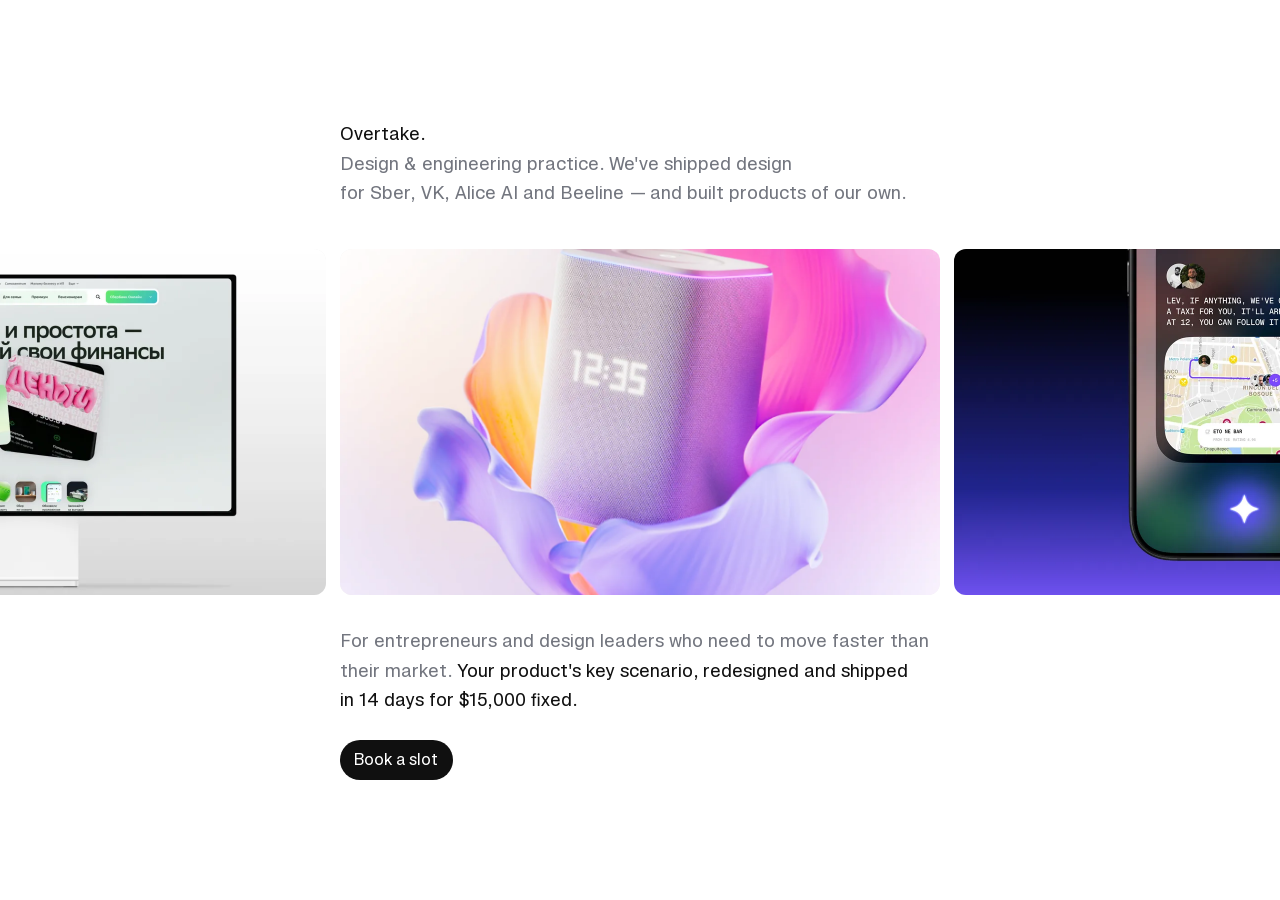
<file: index.html>
<!doctype html>
<html lang="en">
<head>
  <meta charset="UTF-8">
  <meta name="viewport" content="width=device-width, initial-scale=1">
  <title>Overtake&nbsp;— Design&nbsp;&amp;&nbsp;engineering practice</title>
  <meta name="description" content="Partners for founders and design managers ready to overtake. We redesign and launch your product's key scenario in 14&nbsp;days for&nbsp;$15,000&nbsp;fixed.">
  <link rel="icon" href="data:image/svg+xml,%3Csvg xmlns='http://www.w3.org/2000/svg' viewBox='0 0 32 32'%3E%3Crect width='32' height='32' rx='8' fill='%23101010'/%3E%3C/svg%3E">
  <link rel="canonical" href="https://overtakers.netlify.app/">
  <link rel="alternate" hreflang="en" href="https://overtakers.netlify.app/">
  <link rel="alternate" hreflang="ru" href="https://overtakers.netlify.app/ru/">
  <link rel="alternate" hreflang="x-default" href="https://overtakers.netlify.app/">
  <meta property="og:type" content="website">
  <meta property="og:title" content="Overtake — Design & engineering practice">
  <meta property="og:description" content="Your product's key scenario, redesigned and shipped in 14 days for $15,000 fixed.">
  <meta property="og:url" content="https://overtakers.netlify.app/">
  <meta property="og:image" content="https://overtakers.netlify.app/assets/case-3.webp">
  <link rel="preload" href="/fonts/pragmatica-next-400.woff2" as="font" type="font/woff2" crossorigin>
  <link rel="stylesheet" href="/style.css">
</head>
<body>
  <main class="page">
    <header class="hero">
      <h1 class="hero__title">Overtake.</h1>
      <p class="hero__subtitle">Design&nbsp;&amp;&nbsp;engineering practice. We've shipped design for Sber, VK, Alice&nbsp;AI and Beeline&nbsp;— and built products of our own.</p>
    </header>

    <section class="cases" aria-label="Selected cases" aria-roledescription="carousel" tabindex="0">
      <ul class="cases__track">
        <li class="cases__item">
          <span class="case__frame">
            <img class="case__image" src="/assets/case-1.webp" width="1200" height="720" alt="Sber" loading="lazy" decoding="async">
          </span>
        </li>
        <li class="cases__item">
          <span class="case__frame">
            <img class="case__image" src="/assets/case-2.webp" width="1200" height="720" alt="Sber website" loading="lazy" decoding="async">
          </span>
        </li>
        <li class="cases__item">
          <span class="case__frame">
            <img class="case__image" src="/assets/case-3.webp" width="1320" height="864" alt="Yandex Alice" loading="eager" fetchpriority="high" decoding="async">
          </span>
        </li>
        <li class="cases__item">
          <span class="case__frame">
            <img class="case__image" src="/assets/case-5.webp" width="1200" height="720" alt="Gemini" loading="eager" decoding="async">
          </span>
        </li>
      </ul>
    </section>

    <p class="pitch">For entrepreneurs and design leaders who need to move faster than their market.<span class="pitch__highlight"> Your product's key scenario, redesigned and shipped in&nbsp;14&nbsp;days for $15,000&nbsp;fixed.</span></p>

    <div class="cta-wrapper"><a class="cta" href="https://cal.com/levon-lobanov" target="_blank" rel="noopener noreferrer">Book a&nbsp;slot</a></div>
  </main>

  <div class="cursor-nav" aria-hidden="true">
    <div class="cursor-nav__bubble">
      <span class="cursor-nav__icon cursor-nav__icon--prev">
        <svg class="arrow" viewBox="0 0 24 24" width="24" height="24" fill="none">
          <rect class="arrow__tail" x="5.24" y="11.665" width="14.51" height="1.39" rx="0.695" fill="currentColor" />
          <path class="arrow__head" d="M11.17 7.11 5.94 12.36 11.17 17.61" stroke="currentColor" stroke-width="1.39" stroke-linecap="round" stroke-linejoin="round" />
          <g class="arrow__grow">
            <line class="arrow__arm arrow__arm--up" x1="19.06" y1="12.36" x2="13.81" y2="7.11" stroke="currentColor" stroke-width="1.39" stroke-linecap="round" />
            <line class="arrow__arm arrow__arm--dn" x1="19.06" y1="12.36" x2="13.81" y2="17.61" stroke="currentColor" stroke-width="1.39" stroke-linecap="round" />
          </g>
        </svg>
      </span>
      <span class="cursor-nav__icon cursor-nav__icon--next">
        <svg class="arrow" viewBox="0 0 24 24" width="24" height="24" fill="none">
          <rect class="arrow__tail" x="5.24" y="11.665" width="14.51" height="1.39" rx="0.695" fill="currentColor" />
          <path class="arrow__head" d="M13.81 7.11 19.06 12.36 13.81 17.61" stroke="currentColor" stroke-width="1.39" stroke-linecap="round" stroke-linejoin="round" />
          <g class="arrow__grow">
            <line class="arrow__arm arrow__arm--up" x1="5.94" y1="12.36" x2="11.17" y2="7.11" stroke="currentColor" stroke-width="1.39" stroke-linecap="round" />
            <line class="arrow__arm arrow__arm--dn" x1="5.94" y1="12.36" x2="11.17" y2="17.61" stroke="currentColor" stroke-width="1.39" stroke-linecap="round" />
          </g>
        </svg>
      </span>
    </div>
  </div>

  <script src="/app.js" defer></script>
</body>
</html>
</file>
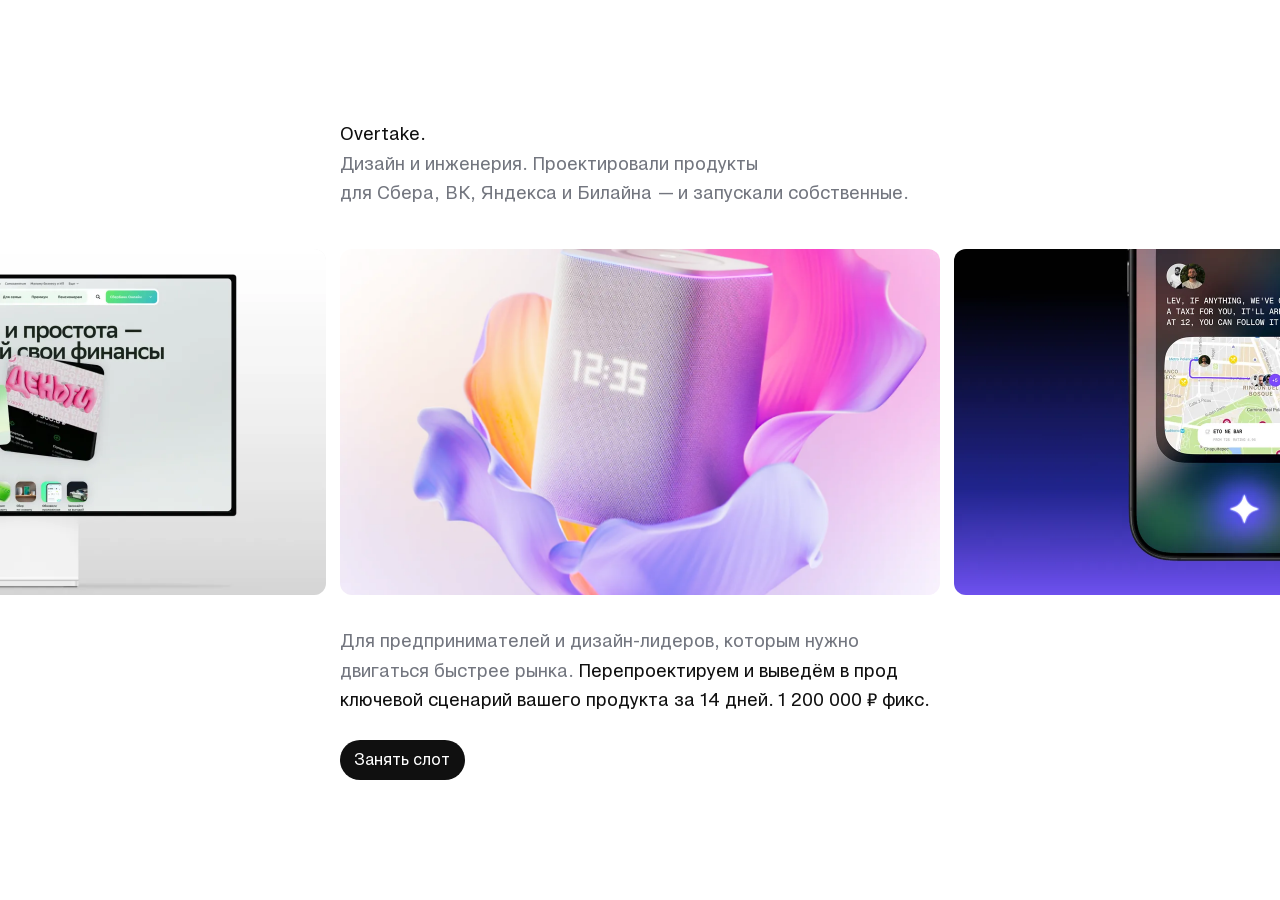
<file: ru/index.html>
<!doctype html>
<html lang="ru">
<head>
  <meta charset="UTF-8">
  <meta name="viewport" content="width=device-width, initial-scale=1">
  <title>Overtake&nbsp;— Дизайн и&nbsp;инженерия</title>
  <meta name="description" content="Партнёры для предпринимателей и дизайн-лидеров, которым нужно двигаться быстрее рынка. Перепроектируем и выведем в прод ключевой сценарий вашего продукта за 14 дней. 1 200 000 ₽ фикс.">
  <link rel="icon" href="data:image/svg+xml,%3Csvg xmlns='http://www.w3.org/2000/svg' viewBox='0 0 32 32'%3E%3Crect width='32' height='32' rx='8' fill='%23101010'/%3E%3C/svg%3E">
  <link rel="canonical" href="https://overtakers.netlify.app/ru/">
  <link rel="alternate" hreflang="en" href="https://overtakers.netlify.app/">
  <link rel="alternate" hreflang="ru" href="https://overtakers.netlify.app/ru/">
  <link rel="alternate" hreflang="x-default" href="https://overtakers.netlify.app/">
  <meta property="og:type" content="website">
  <meta property="og:title" content="Overtake — Дизайн и инженерия">
  <meta property="og:description" content="Перепроектируем и выведем в прод ключевой сценарий вашего продукта за 14 дней. 1 200 000 ₽ фикс.">
  <meta property="og:url" content="https://overtakers.netlify.app/ru/">
  <meta property="og:image" content="https://overtakers.netlify.app/assets/case-3.webp">
  <link rel="preload" href="/fonts/pragmatica-next-400.woff2" as="font" type="font/woff2" crossorigin>
  <link rel="preload" href="/fonts/pragmatica-next-400-cyrillic.woff2" as="font" type="font/woff2" crossorigin>
  <link rel="stylesheet" href="/style.css">
</head>
<body>
  <main class="page">
    <header class="hero">
      <h1 class="hero__title">Overtake.</h1>
      <p class="hero__subtitle">Дизайн и&nbsp;инженерия. Проектировали продукты для&nbsp;Сбера, ВК, Яндекса и&nbsp;Билайна&nbsp;— и&nbsp;запускали собственные.</p>
    </header>

    <section class="cases" aria-label="Избранные кейсы" aria-roledescription="карусель" tabindex="0">
      <ul class="cases__track">
        <li class="cases__item">
          <span class="case__frame">
            <img class="case__image" src="/assets/case-1.webp" width="1200" height="720" alt="Сбер" loading="lazy" decoding="async">
          </span>
        </li>
        <li class="cases__item">
          <span class="case__frame">
            <img class="case__image" src="/assets/case-2.webp" width="1200" height="720" alt="Сайт Сбера" loading="lazy" decoding="async">
          </span>
        </li>
        <li class="cases__item">
          <span class="case__frame">
            <img class="case__image" src="/assets/case-3.webp" width="1320" height="864" alt="Яндекс Алиса" loading="eager" fetchpriority="high" decoding="async">
          </span>
        </li>
        <li class="cases__item">
          <span class="case__frame">
            <img class="case__image" src="/assets/case-5.webp" width="1200" height="720" alt="Gemini" loading="eager" decoding="async">
          </span>
        </li>
      </ul>
    </section>

    <p class="pitch">Для предпринимателей и&nbsp;дизайн-лидеров, которым нужно двигаться быстрее рынка.<span class="pitch__highlight"> Перепроектируем и выведём в прод ключевой сценарий вашего продукта за&nbsp;14&nbsp;дней. 1&nbsp;200&nbsp;000&nbsp;₽&nbsp;фикс.</span></p>

    <div class="cta-wrapper"><a class="cta" href="https://cal.com/levon-lobanov" target="_blank" rel="noopener noreferrer">Занять&nbsp;слот</a></div>
  </main>

  <div class="cursor-nav" aria-hidden="true">
    <div class="cursor-nav__bubble">
      <span class="cursor-nav__icon cursor-nav__icon--prev">
        <svg class="arrow" viewBox="0 0 24 24" width="24" height="24" fill="none">
          <rect class="arrow__tail" x="5.24" y="11.665" width="14.51" height="1.39" rx="0.695" fill="currentColor" />
          <path class="arrow__head" d="M11.17 7.11 5.94 12.36 11.17 17.61" stroke="currentColor" stroke-width="1.39" stroke-linecap="round" stroke-linejoin="round" />
          <g class="arrow__grow">
            <line class="arrow__arm arrow__arm--up" x1="19.06" y1="12.36" x2="13.81" y2="7.11" stroke="currentColor" stroke-width="1.39" stroke-linecap="round" />
            <line class="arrow__arm arrow__arm--dn" x1="19.06" y1="12.36" x2="13.81" y2="17.61" stroke="currentColor" stroke-width="1.39" stroke-linecap="round" />
          </g>
        </svg>
      </span>
      <span class="cursor-nav__icon cursor-nav__icon--next">
        <svg class="arrow" viewBox="0 0 24 24" width="24" height="24" fill="none">
          <rect class="arrow__tail" x="5.24" y="11.665" width="14.51" height="1.39" rx="0.695" fill="currentColor" />
          <path class="arrow__head" d="M13.81 7.11 19.06 12.36 13.81 17.61" stroke="currentColor" stroke-width="1.39" stroke-linecap="round" stroke-linejoin="round" />
          <g class="arrow__grow">
            <line class="arrow__arm arrow__arm--up" x1="5.94" y1="12.36" x2="11.17" y2="7.11" stroke="currentColor" stroke-width="1.39" stroke-linecap="round" />
            <line class="arrow__arm arrow__arm--dn" x1="5.94" y1="12.36" x2="11.17" y2="17.61" stroke="currentColor" stroke-width="1.39" stroke-linecap="round" />
          </g>
        </svg>
      </span>
    </div>
  </div>

  <script src="/app.js" defer></script>
</body>
</html>
</file>
<file: style.css>
@font-face {
  font-family: "Pragmatica Next VF";
  src: url("fonts/pragmatica-next-400.woff2") format("woff2");
  font-weight: 400;
  font-style: normal;
  /* optional, not swap: the font is preloaded + tiny, so it almost always
     arrives before first paint and is used from the start. if it misses the
     short block window on a slow link, the metric-matched fallback stays for
     the whole session — no mid-load swap, so no reflow of the vertically
     centered page (that swap was the CLS 1.0 on /ru/). */
  font-display: optional;
  unicode-range: U+0020-007E, U+00A0, U+2013-2014, U+2018-201B, U+2026;
}

/* cyrillic subset: fetched by the browser only on pages that use it (/ru/) */
@font-face {
  font-family: "Pragmatica Next VF";
  src: url("fonts/pragmatica-next-400-cyrillic.woff2") format("woff2");
  font-weight: 400;
  font-style: normal;
  font-display: optional;
  unicode-range: U+00AB, U+00BB, U+0401, U+0410-044F, U+0451, U+20BD;
}

/* metric-matched fallback: Arial scaled so it sets the same line breaks as
   Pragmatica — the font arriving after first paint then causes no layout
   shift (this was the whole CLS 0.25 on desktop). ratios are advance-width
   sums of the page copy in both fonts, split per script like the real
   subsets so mixed Russian text (Cyrillic words, Latin digits and spaces)
   measures correctly. */
@font-face {
  font-family: "Pragmatica Next Fallback";
  src: local("Arial"), local("Helvetica Neue");
  size-adjust: 103.6%;
  ascent-override: 91.69%;
  descent-override: 24.13%;
  line-gap-override: 0%;
  unicode-range: U+0020-007E, U+00A0, U+2013-2014, U+2018-201B, U+2026;
}

@font-face {
  font-family: "Pragmatica Next Fallback";
  src: local("Arial"), local("Helvetica Neue");
  size-adjust: 104.2%;
  ascent-override: 91.17%;
  descent-override: 23.99%;
  line-gap-override: 0%;
  unicode-range: U+00AB, U+00BB, U+0401, U+0410-044F, U+0451, U+20BD;
}

:root {
  color-scheme: light;

  --color-bg: #fff;
  --color-text-primary: #101010;
  --color-text-secondary: #4a4b4f;
  /* darkest step of the old #8c8f99 that still reads as the same gray while
     clearing WCAG AA 4.5:1 on white (this one is 4.54:1) */
  --color-text-tertiary: #73767f;
  --color-cta-bg: #101010;
  --color-cta-text: #ffffff;

  --font-sans: "Pragmatica Next VF", "Pragmatica Next Fallback", system-ui, sans-serif;

  /* one text style, used everywhere */
  --font-size: 1.125rem;
  --line-height: 1.85rem;
  --font-weight: 400;

  /* the one central column: grows with the viewport, caps at 660px, floors at
     viewport width minus 14px gutters either side. cases always match it. */
  --content-width: min(37.5rem, 100vw - 1.75rem);

  /* vertical rhythm is fluid by viewport HEIGHT so the whole page fits one
     screen (e.g. a 14" MacBook) without scrolling, and only grows further
     on genuinely tall viewports. interpolated between 700px and 1000px vh. */
  --space-page-top: clamp(2.75rem, -2.75rem + 12.67vh, 5.25rem);

  --case-height: clamp(17rem, 0.083rem + 38.33vh, 24.5rem);

  --ease-out: cubic-bezier(0.23, 1, 0.32, 1);
}


::selection {
  background: rgba(140, 143, 153, 0.20);
}

@media (prefers-color-scheme: dark) {
  :root {
    color-scheme: dark;

    --color-bg: #000;
    --color-text-primary: #eceff7;
    --color-text-secondary: #b9bac4;
    --color-text-tertiary: #8c8f99; /* 6.5:1 on black — unchanged */
    --color-cta-bg: #eceff7;
    --color-cta-text: #000;
  }
  ::selection {
    background: rgba(255, 255, 255, 0.15);
  }
}

*,
*::before,
*::after {
  box-sizing: border-box;
  margin: 0;
}

body {
  background: var(--color-bg);
  font: var(--font-weight) var(--font-size)/var(--line-height) var(--font-sans);
  -webkit-font-smoothing: antialiased;
  text-rendering: optimizeLegibility;
}

img {
  display: block;
  max-width: 100%;
}

.page {
  display: flex;
  flex-direction: column;
  height: 100svh;
  justify-content: center;
}

.hero,
.pitch,
.cta-wrapper {
  margin-inline: auto;
}

.hero {
  width: var(--content-width);
}

.hero__title {
  /* an h1 semantically, but typographically the same single text style */
  font: inherit;
  color: var(--color-text-primary);
}

.hero__subtitle {
  color: var(--color-text-tertiary);
}

.cases {
  overflow: hidden;
  margin-top: 2.5rem;
  /* horizontal swipes belong to the slider, vertical pans stay native */
  touch-action: pan-y;
}

.cases:focus-visible {
  outline: 2px solid var(--color-text-primary);
  outline-offset: -2px;
}

.cases.is-cursor-nav {
  cursor: none;
}

.cases__track {
  display: flex;
  gap: 14px;
  list-style: none;
  margin: 0;
  padding: 0;
  will-change: transform;
  user-select: none;
  /* first paint, before app.js runs: center the 3rd slide — the same state
     the JS lands on. same formula as render(): column left edge minus two
     item steps. this makes the eagerly-loaded slide the LCP element, and is
     the resting state if JS never arrives. JS overrides via inline style. */
  transform: translate3d(calc((100vw - var(--content-width)) / 2 - 2 * (var(--content-width) + 14px)), 0, 0);
}

.cases__item {
  flex: none;
  margin: 0;
  width: var(--content-width);
}

.case__frame {
  position: relative;
  display: block;
  overflow: hidden;
  height: var(--case-height);
  border-radius: 0.75rem;
  corner-shape: squircle;
  background: #f2f2f2;
}

.case__image {
  width: 100%;
  height: 100%;
  object-fit: cover;
  -webkit-user-drag: none;
}

.case__image--zoom {
  position: absolute;
  max-width: none;
  width: 160.15%;
  height: 183.32%;
  left: -16.88%;
  top: -12.63%;
}

.pitch {
  width: var(--content-width);
  margin-top: 2rem;
  color: var(--color-text-tertiary);
  text-wrap: pretty;
}

.pitch__highlight {
  color: var(--color-text-primary);
}

.cta {
  display: inline-block;
  width: max-content;
  padding: 0.5rem 0.9rem;
  border-radius: 999px;
  background: var(--color-cta-bg);
  color: var(--color-cta-text);
  font-size: 1rem;
  line-height: 1.5rem;
  text-decoration: none;
  transition: opacity 0.2s ease;
}

.cta:hover {
  opacity: 0.8;
}

.cta:focus-visible {
  outline: 2px solid var(--color-text-primary);
  outline-offset: 2px;
}

.cta-wrapper {
  width: var(--content-width);
  margin-top: 1.5rem;
}

@media (max-width: 37.5rem) {
  :root {
    --line-height: calc(1.85rem - 3px);
  }

  .page {
    position: relative;
    justify-content: start;
    padding-top: 1rem;
  }

  .cta-wrapper {
    position: absolute;
    bottom: 8px;
    left: 14px;
    width: auto;
    margin-top: 0;
  }

  .cta {
    display: flex;
    align-items: center;
    justify-content: center;
    width: fit-content;
    height: 52px;
    padding: 0.45rem 1.5rem;
  }

  .cases {
    margin-top: 1.5rem;
  }

  .cases__track {
    /* mobile item step is (content-width − 24px) + 14px gap */
    transform: translate3d(calc((100vw - var(--content-width)) / 2 - 2 * (var(--content-width) - 10px)), 0, 0);
  }

  .cases__item {
    width: calc(var(--content-width) - 24px);
  }

  .case__frame {
    height: calc(var(--content-width) - 24px);
    border-radius: 1rem;
  }

  .pitch {
    margin-top: 1.5rem;
  }
}

.cursor-nav {
  position: fixed;
  top: 0;
  left: 0;
  z-index: 50;
  pointer-events: none;
  will-change: transform;
}

.cursor-nav__bubble {
  position: relative;
  display: flex;
  align-items: center;
  justify-content: center;
  width: 2.35rem;
  height: 2.35rem;
  border-radius: 50%;
  background: var(--color-cta-bg);
  backdrop-filter: blur(14px);
  -webkit-backdrop-filter: blur(14px);
  color: var(--color-cta-text);
  opacity: 0;
  transform: translate(-50%, -50%) scale(0.85);
  transition:
    opacity 220ms ease,
    transform 220ms var(--ease-out),
    width 320ms var(--ease-out),
    border-radius 320ms var(--ease-out);
}

.cursor-nav.is-visible .cursor-nav__bubble {
  opacity: 1;
  transform: translate(-50%, -50%) scale(1);
}

.cursor-nav.is-pressed .cursor-nav__bubble {
  transform: translate(-50%, -50%) scale(0.9);
}

.cursor-nav.is-dragging .cursor-nav__bubble {
  width: 4rem;
  border-radius: 999px;
}

.cursor-nav__icon {
  position: absolute;
  inset: 0;
  display: flex;
  align-items: center;
  justify-content: center;
  opacity: 0;
  filter: blur(4px);
  transform: scale(0.7);
  transition:
    opacity 300ms ease,
    filter 300ms ease,
    transform 300ms var(--ease-out);
}

.cursor-nav__icon.is-active {
  opacity: 1;
  filter: blur(0);
  transform: scale(1);
}

/* ---- morphing arrow: single ⇄ double ----
   built from live parts instead of one baked path, so the double-headed
   arrow can grow out of the single one: the tail (a rect — its x/width are
   animatable geometry) stretches, and the second head sprouts from its very
   tip. the head is two arm lines revealed by a stroke-dash draw-on: their
   shared origin rides exactly on the tail's advancing end, and the whiskers
   extend from that point along the 45° diagonals — growing out of the tail
   rather than unfolding beside it. everything shares the bubble's 320ms
   curve so the icon, tail and heads travel as one gesture. */

.arrow {
  overflow: visible;
}

.arrow__tail {
  transition: x 320ms var(--ease-out), width 320ms var(--ease-out);
}

.arrow__head,
.arrow__grow {
  transition: transform 320ms var(--ease-out);
}

/* arm length is 7.41; the long gap keeps the repeating dash pattern from
   leaking a second dash onto the far end of the line, and the rest offset
   sits just past the dash so not even its round cap renders */
.arrow__arm {
  stroke-dasharray: 7.42 100;
  stroke-dashoffset: 7.44;
  transition: stroke-dashoffset 320ms var(--ease-out);
}

/* dragging: tail runs edge to edge, both heads land on the far tips —
   both side icons converge on the same symmetric double arrow */
.cursor-nav.is-dragging .cursor-nav__icon.is-active .arrow__tail {
  x: -3.5px;
  width: 31px;
}

.cursor-nav.is-dragging .cursor-nav__icon--prev.is-active .arrow__head { transform: translateX(-8.75px); }
.cursor-nav.is-dragging .cursor-nav__icon--next.is-active .arrow__head { transform: translateX(7.75px); }
.cursor-nav.is-dragging .cursor-nav__icon--prev.is-active .arrow__grow { transform: translateX(7.75px); }
.cursor-nav.is-dragging .cursor-nav__icon--next.is-active .arrow__grow { transform: translateX(-8.75px); }

.cursor-nav.is-dragging .cursor-nav__icon.is-active .arrow__arm {
  stroke-dashoffset: 0;
}

@media (prefers-reduced-motion: reduce) {
  .cursor-nav__bubble,
  .cursor-nav__icon,
  .arrow__tail,
  .arrow__head,
  .arrow__grow,
  .arrow__arm {
    transition-duration: 1ms;
  }
}
</file>
